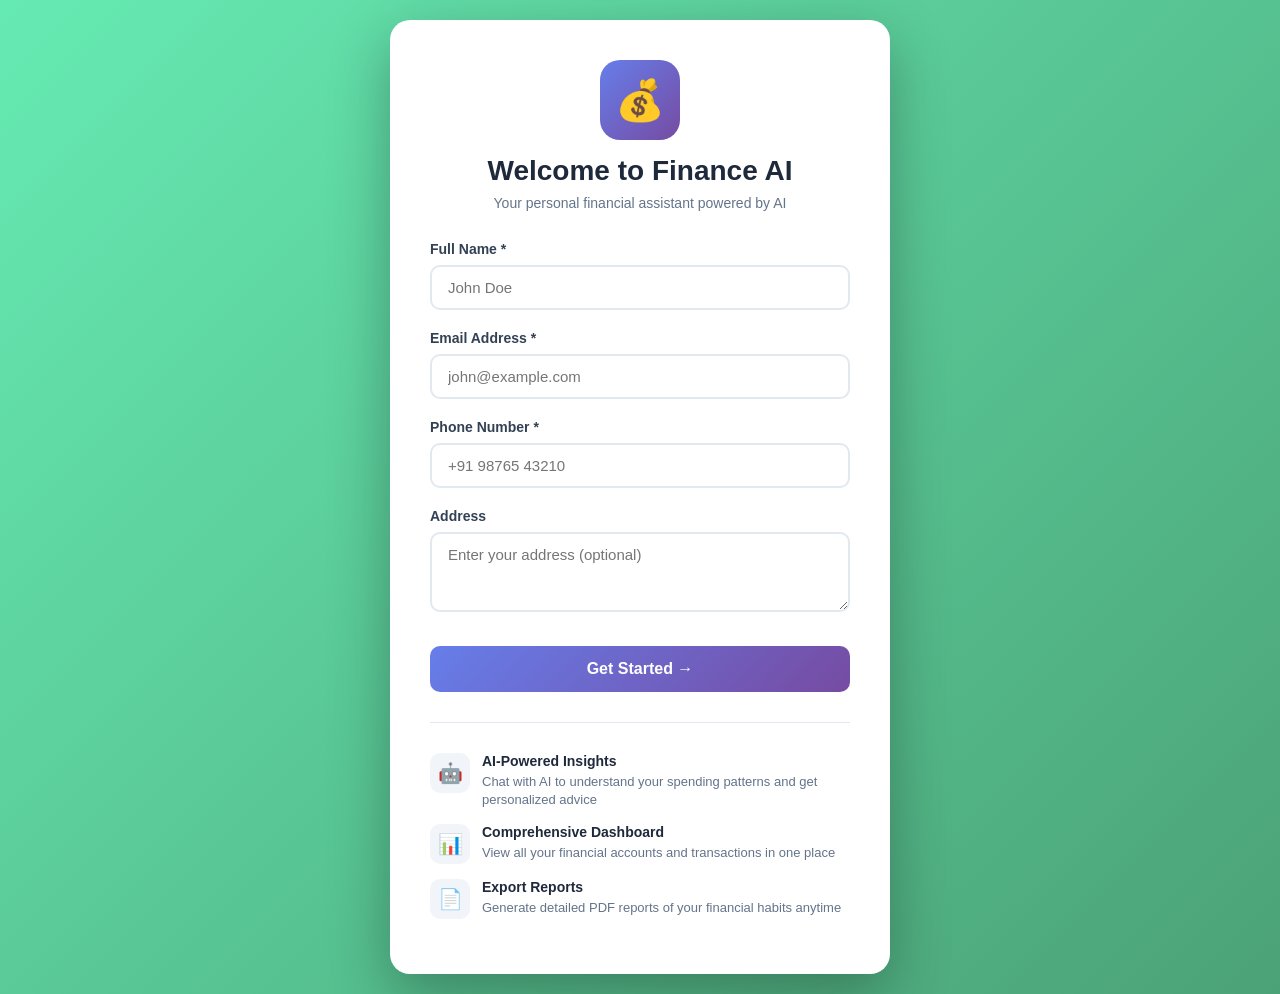
<file: templates/landing.html>
<!DOCTYPE html>
<html lang="en">

<head>
  <meta charset="utf-8" />
  <meta name="viewport" content="width=device-width,initial-scale=1" />
  <title>Finance AI - Welcome</title>
  <style>
    * {
      box-sizing: border-box;
      margin: 0;
      padding: 0;
    }

    body {
      font-family: -apple-system, BlinkMacSystemFont, "Segoe UI", Roboto, "Helvetica Neue", Arial;
      background: linear-gradient(135deg, #66eab3 0%, #4ba276 100%);
      min-height: 100vh;
      display: flex;
      align-items: center;
      justify-content: center;
      padding: 20px;
    }

    .landing-container {
      max-width: 500px;
      width: 100%;
      background: white;
      border-radius: 20px;
      padding: 40px;
      box-shadow: 0 20px 60px rgba(0, 0, 0, 0.3);
      animation: slideUp 0.5s ease;
    }

    @keyframes slideUp {
      from {
        opacity: 0;
        transform: translateY(30px);
      }

      to {
        opacity: 1;
        transform: translateY(0);
      }
    }

    .logo-section {
      text-align: center;
      margin-bottom: 30px;
    }

    .logo {
      width: 80px;
      height: 80px;
      margin: 0 auto 15px;
      background: linear-gradient(135deg, #667eea, #764ba2);
      border-radius: 20px;
      display: flex;
      align-items: center;
      justify-content: center;
      font-size: 40px;
    }

    h1 {
      font-size: 28px;
      color: #1e293b;
      margin-bottom: 8px;
    }

    .subtitle {
      color: #64748b;
      font-size: 14px;
    }

    .form-group {
      margin-bottom: 20px;
    }

    label {
      display: block;
      font-weight: 600;
      color: #334155;
      margin-bottom: 8px;
      font-size: 14px;
    }

    input,
    textarea {
      width: 100%;
      padding: 12px 16px;
      border: 2px solid #e2e8f0;
      border-radius: 10px;
      font-size: 15px;
      transition: all 0.3s;
      font-family: inherit;
    }

    input:focus,
    textarea:focus {
      outline: none;
      border-color: #667eea;
      box-shadow: 0 0 0 3px rgba(102, 126, 234, 0.1);
    }

    textarea {
      resize: vertical;
      min-height: 80px;
    }

    .submit-btn {
      width: 100%;
      padding: 14px;
      background: linear-gradient(135deg, #667eea, #764ba2);
      color: white;
      border: none;
      border-radius: 10px;
      font-size: 16px;
      font-weight: 600;
      cursor: pointer;
      transition: all 0.3s;
      margin-top: 10px;
    }

    .submit-btn:hover {
      transform: translateY(-2px);
      box-shadow: 0 10px 25px rgba(102, 126, 234, 0.4);
    }

    .submit-btn:disabled {
      opacity: 0.6;
      cursor: not-allowed;
      transform: none;
    }

    .error-message {
      background: #fee2e2;
      color: #dc2626;
      padding: 12px;
      border-radius: 8px;
      margin-bottom: 20px;
      font-size: 14px;
      display: none;
    }

    .features {
      margin-top: 30px;
      padding-top: 30px;
      border-top: 1px solid #e2e8f0;
    }

    .feature {
      display: flex;
      align-items: start;
      gap: 12px;
      margin-bottom: 15px;
    }

    .feature-icon {
      width: 40px;
      height: 40px;
      background: #f1f5f9;
      border-radius: 10px;
      display: flex;
      align-items: center;
      justify-content: center;
      font-size: 20px;
      flex-shrink: 0;
    }

    .feature-text h3 {
      font-size: 14px;
      color: #1e293b;
      margin-bottom: 4px;
    }

    .feature-text p {
      font-size: 13px;
      color: #64748b;
      line-height: 1.4;
    }
  </style>
</head>

<body>
  <div class="landing-container">
    <div class="logo-section">
      <div class="logo">💰</div>
      <h1>Welcome to Finance AI</h1>
      <p class="subtitle">Your personal financial assistant powered by AI</p>
    </div>

    <div id="errorMessage" class="error-message"></div>

    <form id="registrationForm">
      <div class="form-group">
        <label for="name">Full Name *</label>
        <input type="text" id="name" name="name" required placeholder="John Doe">
      </div>

      <div class="form-group">
        <label for="email">Email Address *</label>
        <input type="email" id="email" name="email" required placeholder="john@example.com">
      </div>

      <div class="form-group">
        <label for="phone">Phone Number *</label>
        <input type="tel" id="phone" name="phone" required placeholder="+91 98765 43210">
      </div>

      <div class="form-group">
        <label for="address">Address</label>
        <textarea id="address" name="address" placeholder="Enter your address (optional)"></textarea>
      </div>

      <button type="submit" class="submit-btn" id="submitBtn">
        Get Started →
      </button>
    </form>

    <div class="features">
      <div class="feature">
        <div class="feature-icon">🤖</div>
        <div class="feature-text">
          <h3>AI-Powered Insights</h3>
          <p>Chat with AI to understand your spending patterns and get personalized advice</p>
        </div>
      </div>
      <div class="feature">
        <div class="feature-icon">📊</div>
        <div class="feature-text">
          <h3>Comprehensive Dashboard</h3>
          <p>View all your financial accounts and transactions in one place</p>
        </div>
      </div>
      <div class="feature">
        <div class="feature-icon">📄</div>
        <div class="feature-text">
          <h3>Export Reports</h3>
          <p>Generate detailed PDF reports of your financial habits anytime</p>
        </div>
      </div>
    </div>
  </div>

  <script>
    document.getElementById('registrationForm').addEventListener('submit', async (e) => {
      e.preventDefault();

      const submitBtn = document.getElementById('submitBtn');
      const errorMessage = document.getElementById('errorMessage');

      // Get form data
      const formData = {
        name: document.getElementById('name').value.trim(),
        email: document.getElementById('email').value.trim(),
        phone: document.getElementById('phone').value.trim(),
        address: document.getElementById('address').value.trim()
      };

      // Basic validation
      if (!formData.name || !formData.email || !formData.phone) {
        errorMessage.textContent = 'Please fill in all required fields';
        errorMessage.style.display = 'block';
        return;
      }

      // Disable button
      submitBtn.disabled = true;
      submitBtn.textContent = 'Creating your account...';
      errorMessage.style.display = 'none';

      try {
        const response = await fetch('/register', {
          method: 'POST',
          headers: {
            'Content-Type': 'application/json'
          },
          body: JSON.stringify(formData)
        });

        const data = await response.json();

        if (data.success) {
          // Redirect to dashboard
          window.location.href = '/dashboard';
        } else {
          throw new Error(data.error || 'Registration failed');
        }
      } catch (error) {
        console.error('Error:', error);
        errorMessage.textContent = error.message || 'Something went wrong. Please try again.';
        errorMessage.style.display = 'block';
        submitBtn.disabled = false;
        submitBtn.textContent = 'Get Started →';
      }
    });
  </script>
</body>

</html>
</file>
